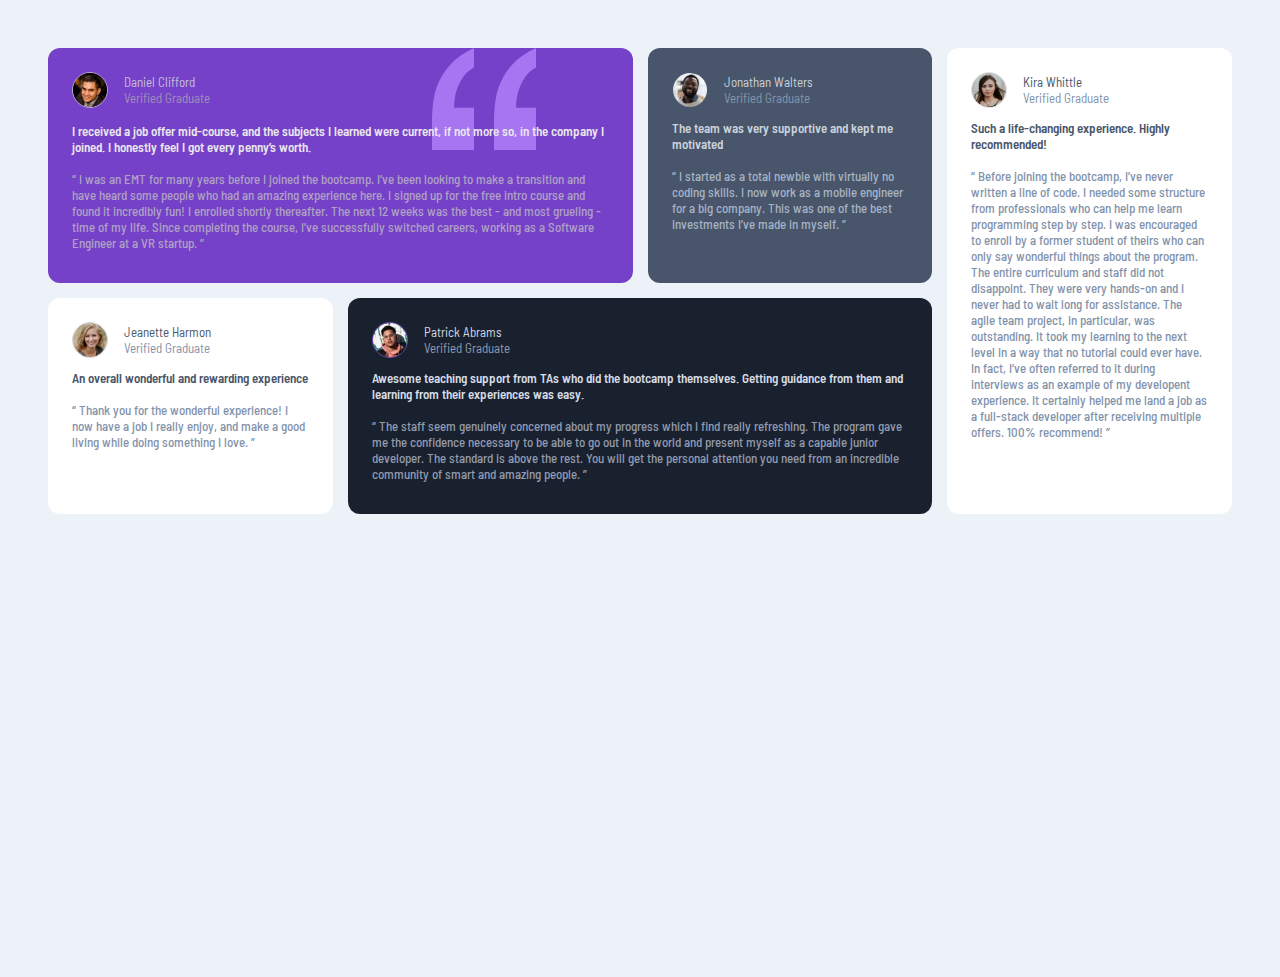
<file: index.html>
<!DOCTYPE html>
<html lang="en">
<head>
  <meta charset="UTF-8">
  <meta name="viewport" content="width=device-width, initial-scale=1.0"> <!-- displays site properly based on user's device -->

  <link rel="icon" type="image/png" sizes="32x32" href="./images/favicon-32x32.png">
  
  <title>Frontend Mentor | [Challenge Name Here]</title>

  <!-- Feel free to remove these styles or customise in your own stylesheet 👍 -->
 <link rel='stylesheet' href='./styles.css'>
</head>
<body class='grid-container'>

  <div class='item item1'>
      <div class='profile1'>
        <img class="profile-pic pic1" src='images/image-daniel.jpg' alt=''>
        <div class='name-desig'>
          <span class='name'> Daniel Clifford</span>
          <span class='designation'>Verified Graduate</span>
        </div>   
        
      </div>      
      <div class='content'>
        <p class='main-cont'>
          I received a job offer mid-course, and the subjects I learned were current, if not more so, 
          in the company I joined. I honestly feel I got every penny’s worth.
        </p>
        <p class='sub-cont'>
          “ I was an EMT for many years before I joined the bootcamp. I’ve been looking to make a 
          transition and have heard some people who had an amazing experience here. I signed up 
          for the free intro course and found it incredibly fun! I enrolled shortly thereafter. 
          The next 12 weeks was the best - and most grueling - time of my life. Since completing 
          the course, I’ve successfully switched careers, working as a Software Engineer at a VR startup. ”
      
        </p>  
      </div>      
  </div>
  
  <div class='item item2'>
     <div class='profile'>
      <img class="profile-pic pic2" src='images/image-jonathan.jpg' alt=''>
      <div class='name-desig'>
        <span class='name'> Jonathan Walters</span>
        <span class='designation'>Verified Graduate</span> 
      </div>
      
     </div> 
     <div class='content'>
    <p class='main-cont'>The team was very supportive and kept me motivated</p>

    <p class='sub-cont'> “ I started as a total newbie with virtually no coding skills. I now work as a mobile engineer 
      for a big company. This was one of the best investments I’ve made in myself. ”</p>

     </div>  
  </div>
 
  <div class='item item3'>
    <div class='profile'>
      <img class="profile-pic pic3" src='images/image-kira.jpg' alt=''>
      <div class='name-desig'>
        <span class='name'>Kira Whittle</span>
        <span class='designation'>Verified Graduate</span>
      </div>
      
    </div> 
    <div class='content'>
      <p class='main-cont'>
        Such a life-changing experience. Highly recommended!
      </p>
      
      <p class='sub-cont'>
        “ Before joining the bootcamp, I’ve never written a line of code. I needed some structure from 
      professionals who can help me learn programming step by step. I was encouraged to enroll by a former 
      student of theirs who can only say wonderful things about the program. The entire curriculum and staff 
      did not disappoint. They were very hands-on and I never had to wait long for assistance. The agile team 
      project, in particular, was outstanding. It took my learning to the next level in a way that no tutorial 
      could ever have. In fact, I’ve often referred to it during interviews as an example of my developent 
      experience. It certainly helped me land a job as a full-stack developer after receiving multiple offers. 
      100% recommend! ”
      </p>
    </div>    
  </div>
  
  <div class='item item4 '>
    <div class='profile'>
      <img class="profile-pic pic4" src='images/image-jeanette.jpg' alt=''>
      <div class='name-desig'>
        <span class='name'>Jeanette Harmon</span>
        <span class='designation'>Verified Graduate</span>
      </div>      
    </div> 
    <div class='content'>
      <p class='main-cont'>
        An overall wonderful and rewarding experience
      </p>
      <p class='sub-cont'>
        “ Thank you for the wonderful experience! I now have a job I really enjoy, and make a good living 
        while doing something I love. ”
      </p>
    </div>  
  </div>
    
  <div class='item item5'>
    <div class='profile'>
      <img class="profile-pic pic5" src='images/image-patrick.jpg' alt=''>
      <div class='name-desig'>
        <span class='name'>Patrick Abrams</span>
        <span class='designation'>Verified Graduate</span>
      </div>    
    </div> 
    
  <div class='content'>
    <p class='main-cont'>
      Awesome teaching support from TAs who did the bootcamp themselves. Getting guidance from them and 
      learning from their experiences was easy.
    </p>
    
    <p class='sub-cont'>
      “ The staff seem genuinely concerned about my progress which I find really refreshing. The program 
      gave me the confidence necessary to be able to go out in the world and present myself as a capable 
      junior developer. The standard is above the rest. You will get the personal attention you need from 
      an incredible community of smart and amazing people. ”
    </p>
  </div>
    
  </div>


  



  
 
</body>
</html>
</file>
<file: styles.css>
@import url('https://fonts.googleapis.com/css2?family=Barlow+Semi+Condensed:wght@500&display=swap');
@import url('https://fonts.googleapis.com/css2?family=Barlow+Semi+Condensed:wght@600&display=swap');


*{
    box-sizing: border-box;
    padding: 0;
    margin: 0;
}

body{
    margin: 0;
    min-height: 100vh;    
    margin: 3%;
    font-size: 13px;    
    display: flex;
    justify-content: center;
    align-items: center;
}

p{
    margin: 0;    
}

.grid-container{
    background-color: hsl(210, 46%, 95%);
    display: grid;
    grid-template-columns: repeat(4,  1fr);
    grid-template-rows: repeat(2, min-content);
    align-items: stretch;
    grid-auto-rows: min-content;
    gap:15px;
    padding: 10px;
    font-family: 'Barlow Semi Condensed';
}
.item1{
    background-color: hsl(263, 55%, 52%);
    background-image: url(images/bg-pattern-quotation.svg);
    background-repeat: no-repeat;
    background-position: 80% 0;
   
}

.item{
    padding: 1.5rem;
    border-radius: .75rem;
}
.profile, .profile1{
    display: flex;
    justify-content: flex-start;
    align-items: center;    
}
.profile1{
    display: inline-flex;
}



.item1 .name{
    color: hsl(263, 25%, 80%);;
}
.item1 .designation{
    color: hsl(263, 25%, 65%);;
}


.item2{
    background-color: hsl(217, 19%, 35%);
}
.item1, .item5{
    grid-column: span 2;
}

.item3, .item4{
    background-color: hsl(0, 0%, 100%);
}
.item5{
    background-color: hsl(219, 29%, 14%);
}
.item3{
    grid-row: span 2;    
}
.item5 .name{
    color: hsl(219, 29%, 86%);
}
.item3 .name, .item4 .name{
    color: hsl(217, 19%, 35%);
}
.item3 .designation, .item4 .designation {
    color: hsl(217, 20%, 59%);
}

.profile-pic{
    border: none;
    border-radius: 10000px;
    height: 36px;
    width:36px;
    
}
.pic1{
    border: 1.5px solid hsl(262, 26%, 73%);
}
.pic2{
    border: 1.5px solid hsl(217, 19%, 35%);
}
.pic3{
    border: 1.5px solid hsl(213, 6%, 88%);
}
.pic4{
    border: 1.5px solid hsl(216, 6%, 85%);
}
.pic5{
    border: 1.5px solid hsl(261, 42%, 50%);
}

.name-desig{
    display: flex;
    flex-direction: column;
    padding-left: 1rem;
}

.item2 .name{
    color:hsl(215, 19%, 83%);
}
.item2 .designation{
    color:  hsl(215, 20%, 60%);
}
.item5 .designation{
    color:  hsl(221, 15%, 63%);;
}


.content{
    display: flex;
    flex-direction: column;
    justify-content: space-evenly;
}

.main-cont, .sub-cont{  
    padding-top: .5rem;
    padding-bottom: .5rem;
}
.main-cont{
    padding-top: .75rem;
    font-weight: 600;
}
.sub-cont{
    font-weight: 500;
}

.item1 .main-cont{
    color:  hsl(266, 17%, 92%);
}
.item1 .sub-cont{
    color:  hsl(264, 23%, 70%);
}

.item2 .main-cont{
    color:  hsl(215, 19%, 83%);
}

.item2 .sub-cont{
    color:  hsl(215, 20%, 71%);
}
.item3 .main-cont, .item4 .main-cont{
    color:  hsl(217, 19%, 35%);
}
.item3 .sub-cont, .item4 .sub-cont{
    color:  hsl(217, 20%, 59%);
}

.item5 .main-cont{
    color: hsl(221, 24%, 87%);
}

.item5 .sub-cont{
    color: hsl(221, 15%, 63%);
}

@media (max-width: 700px) {

 body{
        margin: 0;
        min-height: 100vh;    
        margin: 3%;
        font-size: 13px;    
        display: flex;
        justify-content: center;
        align-items: center;
 }
    
    
.grid-container{
    background-color: hsl(210, 46%, 95%);
    display: grid;
    grid-auto-flow: row;
    grid-template-columns: repeat(2, 1fr);
    grid-template-rows: repeat(5, min-content);    
    grid-auto-rows: min-content;    
    gap:15px;
    padding: 10px;
    font-family: 'Barlow Semi Condensed';
}

.item1, .item2, .item3, .item4, .item5{
   grid-column: span 2;
}

.item1{
        background-position: 85% 0;
    }
}
</file>
